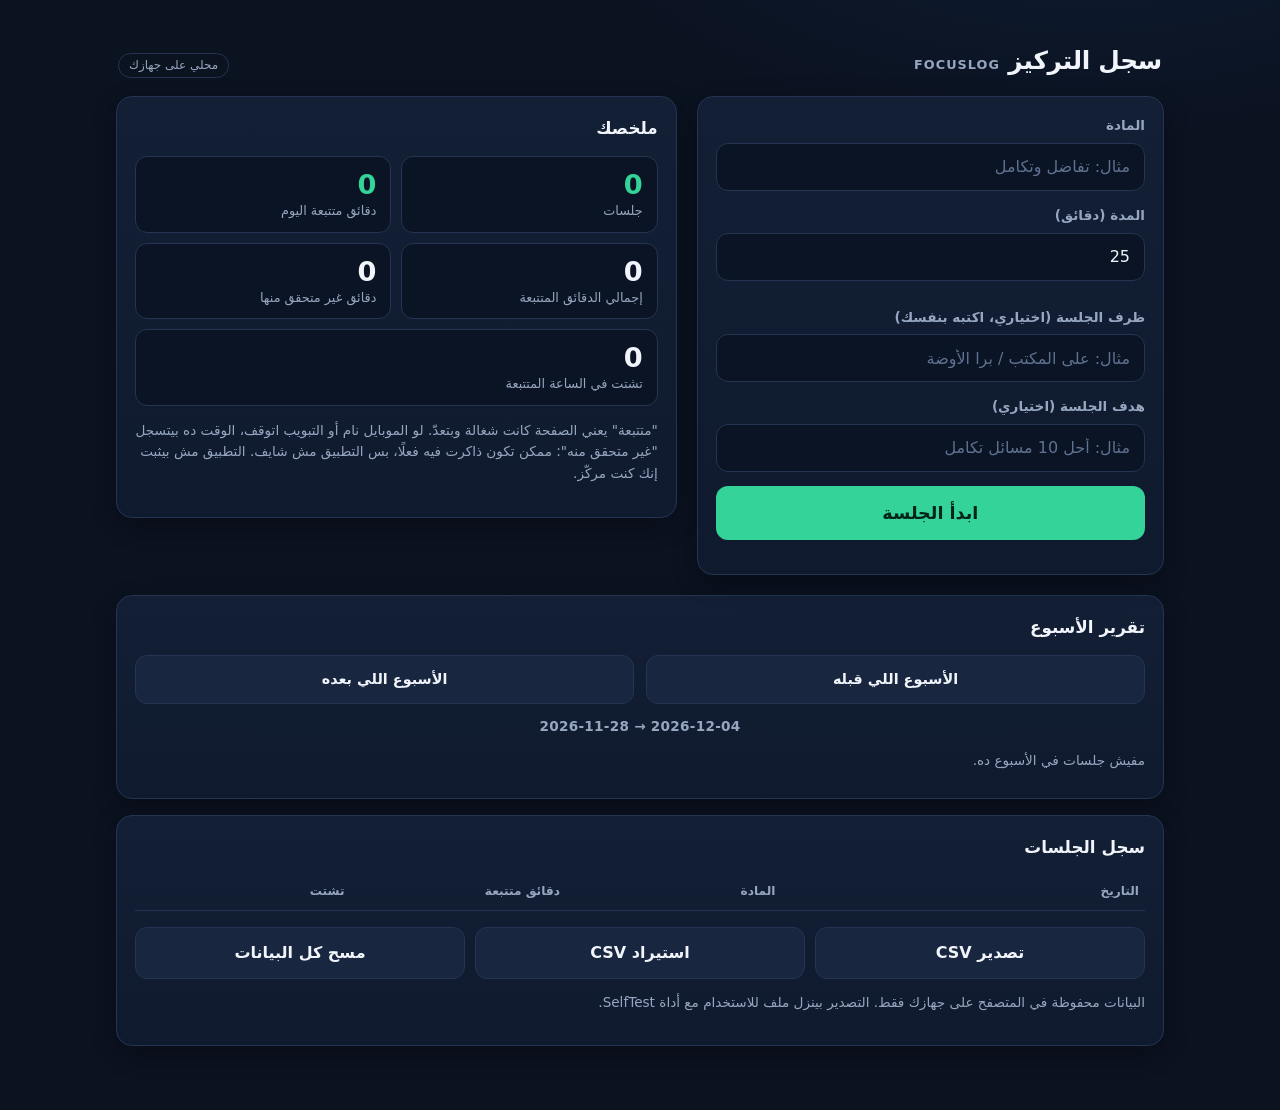
<file: focuslog/index.html>
<!doctype html>
<html lang="ar" dir="rtl">
<head>
<meta charset="utf-8">
<meta name="viewport" content="width=device-width, initial-scale=1">
<title>FocusLog | سجل التركيز</title>
<link rel="stylesheet" href="../theme.css">
<style>
  #rows td:first-child { white-space:nowrap; font-variant-numeric:tabular-nums; }
  th:first-child:has(+ th + th + th) { width:36%; }
  /* layout v2: three views on phones (bottom tabs), real two-column dashboard on desktop */
  main { padding-bottom: 96px; }
  .view { display:none; }
  body[data-view="today"] #v-today, body[data-view="report"] #v-report, body[data-view="log"] #v-log { display:block; }
  .tabs { position:fixed; inset:auto 0 0 0; z-index:5; display:flex; gap:6px; padding:8px 12px calc(8px + env(safe-area-inset-bottom)); background:#0b1220ee; backdrop-filter:blur(10px); border-top:1px solid var(--line); justify-content:center; }
  .tab { flex:1; max-width:200px; background:transparent; color:var(--mute); border:1px solid transparent; font-weight:700; }
  .tab[aria-current="page"] { background:var(--card2); color:var(--acc); border-color:var(--line); }
  #rep-body tbody tr.bar td:nth-child(2) { background:linear-gradient(to left, #34d39940 var(--w,0%), transparent var(--w,0%)); }
  @media (min-width: 900px) {
    main { max-width: 1080px; padding-bottom:48px; }
    .tabs { display:none; }
    .view { display:block !important; }
    .today-grid { display:grid; grid-template-columns: minmax(0,5fr) minmax(0,6fr); gap:20px; align-items:start; }
    #v-report, #v-log { margin-top:4px; }
    #v-report #rep-body { display:grid; grid-template-columns:repeat(2,minmax(0,1fr)); column-gap:28px; }
    #v-report #rep-body > p, #v-report #rep-body > .mute { grid-column:1 / -1; }
    .stats { grid-template-columns:repeat(2,1fr); }
    .stat { grid-column:auto; }
    .stat:nth-child(n+4) { grid-column:auto; }
    .stat:last-child { grid-column:1 / -1; }
  }
  .unv { display:block; font-size:.72rem; color:var(--warn); font-weight:500; line-height:1.3; }
  #setup .row > div { flex-basis:100%; }
  @media (max-height:520px) { .tabs { position:static; } main { padding-bottom:24px; } }
</style>
</head>
<body>
<main>
  <header class="top"><h1>سجل التركيز <span class="mute">FocusLog</span></h1><span class="tag">محلي على جهازك</span></header>

  <div id="msg" role="status" aria-live="polite" class="card" hidden></div>

<div class="view" data-view="today" id="v-today">
  <div class="today-grid">
  <div class="col-a">
  <section class="card" id="setup">
    <label for="subject">المادة</label>
    <input id="subject" placeholder="مثال: تفاضل وتكامل" maxlength="40">
    <div class="row">
      <div><label for="planned">المدة (دقائق)</label><input id="planned" type="number" min="5" max="120" value="25"></div>
      <div><label for="cond">ظرف الجلسة (اختياري، اكتبه بنفسك)</label>
        <input id="cond" list="conds" maxlength="30" placeholder="مثال: على المكتب / برا الأوضة">
        <datalist id="conds"></datalist>
      </div>
    </div>
    <label for="goal">هدف الجلسة (اختياري)</label>
    <input id="goal" placeholder="مثال: أحل 10 مسائل تكامل" maxlength="80">
    <p style="margin-top:14px"><button id="start">ابدأ الجلسة</button></p>
  </section>

  <section class="card" id="running" hidden>
    <div id="clock">25:00</div>
    <p class="mute" style="text-align:center">لما تتشتت، اضغط السبب بسرعة وارجع للمذاكرة.</p>
    <div class="chips" id="trigs"></div>
    <p>التشتت: <strong id="dcount">0</strong></p>
    <label for="park">عايز تفتح حاجة؟ اكتبها هنا وهتشوفها في الاستراحة</label>
    <div class="row"><input id="park" maxlength="60" placeholder="مثال: فيديو صاحبي"><button class="sec" id="parkbtn" style="flex:0 0 auto">أجّل</button></div>
    <p class="mute" id="parked-list" aria-live="polite"></p>
    <div class="row">
      <button class="warn" id="stop">أنهي وسجّل</button>
      <button class="sec" id="discard">إلغاء بدون حفظ</button>
    </div>
  </section>

  </div>
  <div class="col-b">
  <section class="card" aria-label="ملخص">
    <h2>ملخصك</h2>
    <div class="stats">
    <div class="stat"><span>جلسات</span><strong id="s-n">0</strong></div>
    <div class="stat"><span>دقائق متتبعة اليوم</span><strong id="s-today">0</strong></div>
    <div class="stat"><span>إجمالي الدقائق المتتبعة</span><strong id="s-total">0</strong></div>
    <div class="stat"><span>دقائق غير متحقق منها</span><strong id="s-unver">0</strong></div>
    <div class="stat"><span>تشتت في الساعة المتتبعة</span><strong id="s-rate">0</strong></div>
    </div>
    <div id="s-trig" class="mute"></div>
    <p class="mute">"متتبعة" يعني الصفحة كانت شغالة وبتعدّ. لو الموبايل نام أو التبويب اتوقف، الوقت ده بيتسجل "غير متحقق منه": ممكن تكون ذاكرت فيه فعلًا، بس التطبيق مش شايف. التطبيق مش بيثبت إنك كنت مركّز.</p>
  </section>

  </div></div>
</div>
<div class="view" data-view="report" id="v-report">
  <section class="card" id="report" aria-label="تقرير الأسبوع">
    <h2>تقرير الأسبوع</h2>
    <div class="row"><button class="sec" id="rep-prev">الأسبوع اللي قبله</button><button class="sec" id="rep-next">الأسبوع اللي بعده</button></div>
    <p class="mute" id="rep-range" style="direction:ltr;text-align:center"></p>
    <div id="rep-body"></div>
  </section>

</div>
<div class="view" data-view="log" id="v-log">
  <section class="card">
    <h2>سجل الجلسات</h2>
    <table><thead><tr><th>التاريخ</th><th>المادة</th><th>دقائق متتبعة</th><th>تشتت</th></tr></thead><tbody id="rows"></tbody></table>
        <div class="actions">
      <button class="sec" id="export">تصدير CSV</button>
      <button class="sec" id="import">استيراد CSV</button>
      <input type="file" id="file" accept=".csv,text/csv" hidden>
      <button class="sec" id="clear">مسح كل البيانات</button>
      <button class="sec" id="restore" hidden>استرجاع آخر مسح</button>
      <button class="sec" id="savecopies" hidden>تنزيل النسخ الاحتياطية (بيانات تالفة)</button>
    </div>
    <p class="mute">البيانات محفوظة في المتصفح على جهازك فقط. التصدير بينزل ملف للاستخدام مع أداة SelfTest.</p>
  </section>
</div>
</main>
<nav class="tabs" aria-label="التنقل"><button type="button" class="tab" data-go="today" aria-current="page">اليوم</button><button type="button" class="tab" data-go="report">التقرير</button><button type="button" class="tab" data-go="log">السجل</button></nav>
<div id="dlg" hidden role="dialog" aria-modal="true" aria-labelledby="dlg-text">
  <div class="box"><p id="dlg-text"></p>
    <div class="row"><button id="dlg-yes">تمام</button><button class="sec" id="dlg-no">لأ</button></div></div>
</div>
<script src="core.js"></script>
<script src="../weekplan/plan.js"></script>
<script src="app.js"></script>
<script>
(function(){
  var b=document.body, tabs=document.querySelectorAll(".tab");
  function go(v){ b.setAttribute("data-view",v); tabs.forEach(function(t){ if(t.getAttribute("data-go")===v) t.setAttribute("aria-current","page"); else t.removeAttribute("aria-current"); }); window.scrollTo(0,0); }
  tabs.forEach(function(t){ t.addEventListener("click",function(){ go(t.getAttribute("data-go")); }); });
  var hv=location.hash.replace(/^#view-?/,""); go(hv==="report"||hv==="log"?hv:"today");
  // minute bars behind the daily rows of the weekly report (display only; numbers come from app.js)
  function bars(){ var t=document.querySelector("#rep-body table"); if(!t) return; var rows=[].slice.call(t.querySelectorAll("tbody tr")), mx=0;
    rows.forEach(function(r){ var v=parseFloat(r.children[1]&&r.children[1].textContent)||0; if(v>mx) mx=v; });
    rows.forEach(function(r){ var v=parseFloat(r.children[1]&&r.children[1].textContent)||0; r.classList.add("bar"); r.style.setProperty("--w", mx?Math.round(v/mx*100)+"%":"0%"); }); }
  new MutationObserver(bars).observe(document.getElementById("rep-body"),{childList:true});
  bars();
})();
</script>
</body>
</html>
</file>
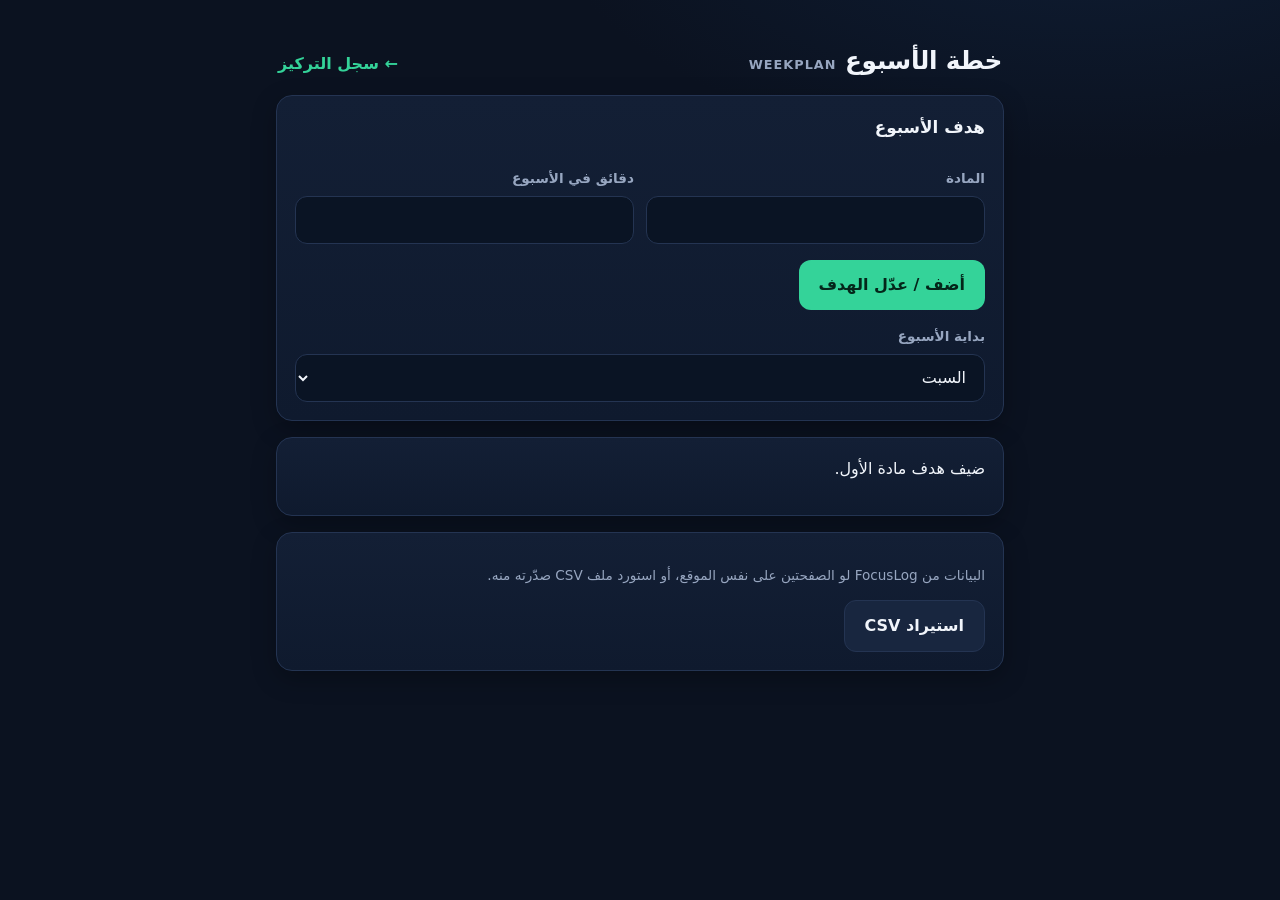
<file: weekplan/index.html>
<!doctype html>
<html lang="ar" dir="rtl">
<head>
<meta charset="utf-8"><meta name="viewport" content="width=device-width, initial-scale=1">
<title>WeekPlan | خطة الأسبوع</title>
<link rel="stylesheet" href="../theme.css">
<style>
  .bar{height:14px;background:#0a1424;border:1px solid var(--line);border-radius:7px;overflow:hidden;margin:8px 0}
  .bar>div{height:100%;background:var(--acc)}
  .warn{color:var(--warn)}
  header.top a{color:var(--acc);font-weight:600;text-decoration:none}
</style></head>
<body><main>
<header class="top"><h1>خطة الأسبوع <span class="mute">WeekPlan</span></h1><a href="../focuslog/index.html">← سجل التركيز</a></header>
<div id="msg" class="card" role="status" aria-live="polite" hidden></div>
<section class="card">
  <h2>هدف الأسبوع</h2>
  <div class="row">
    <div><label for="sub">المادة</label><input id="sub" maxlength="40"></div>
    <div><label for="min">دقائق في الأسبوع</label><input id="min" type="number" min="0" max="3000"></div>
  </div>
  <p><button id="add">أضف / عدّل الهدف</button></p>
  <label for="ws">بداية الأسبوع</label>
  <select id="ws"><option value="6">السبت</option><option value="0">الأحد</option><option value="1">الاثنين</option></select>
</section>
<section class="card"><div id="out"></div><p class="warn" id="note"></p></section>
<section class="card">
  <p class="mute">البيانات من FocusLog لو الصفحتين على نفس الموقع، أو استورد ملف CSV صدّرته منه.</p>
  <button class="sec" id="import">استيراد CSV</button><input type="file" id="file" accept=".csv,text/csv" hidden>
</section>
</main>
<script src="../focuslog/core.js"></script>
<script src="plan.js"></script>
<script src="app.js"></script>
</body></html>
</file>
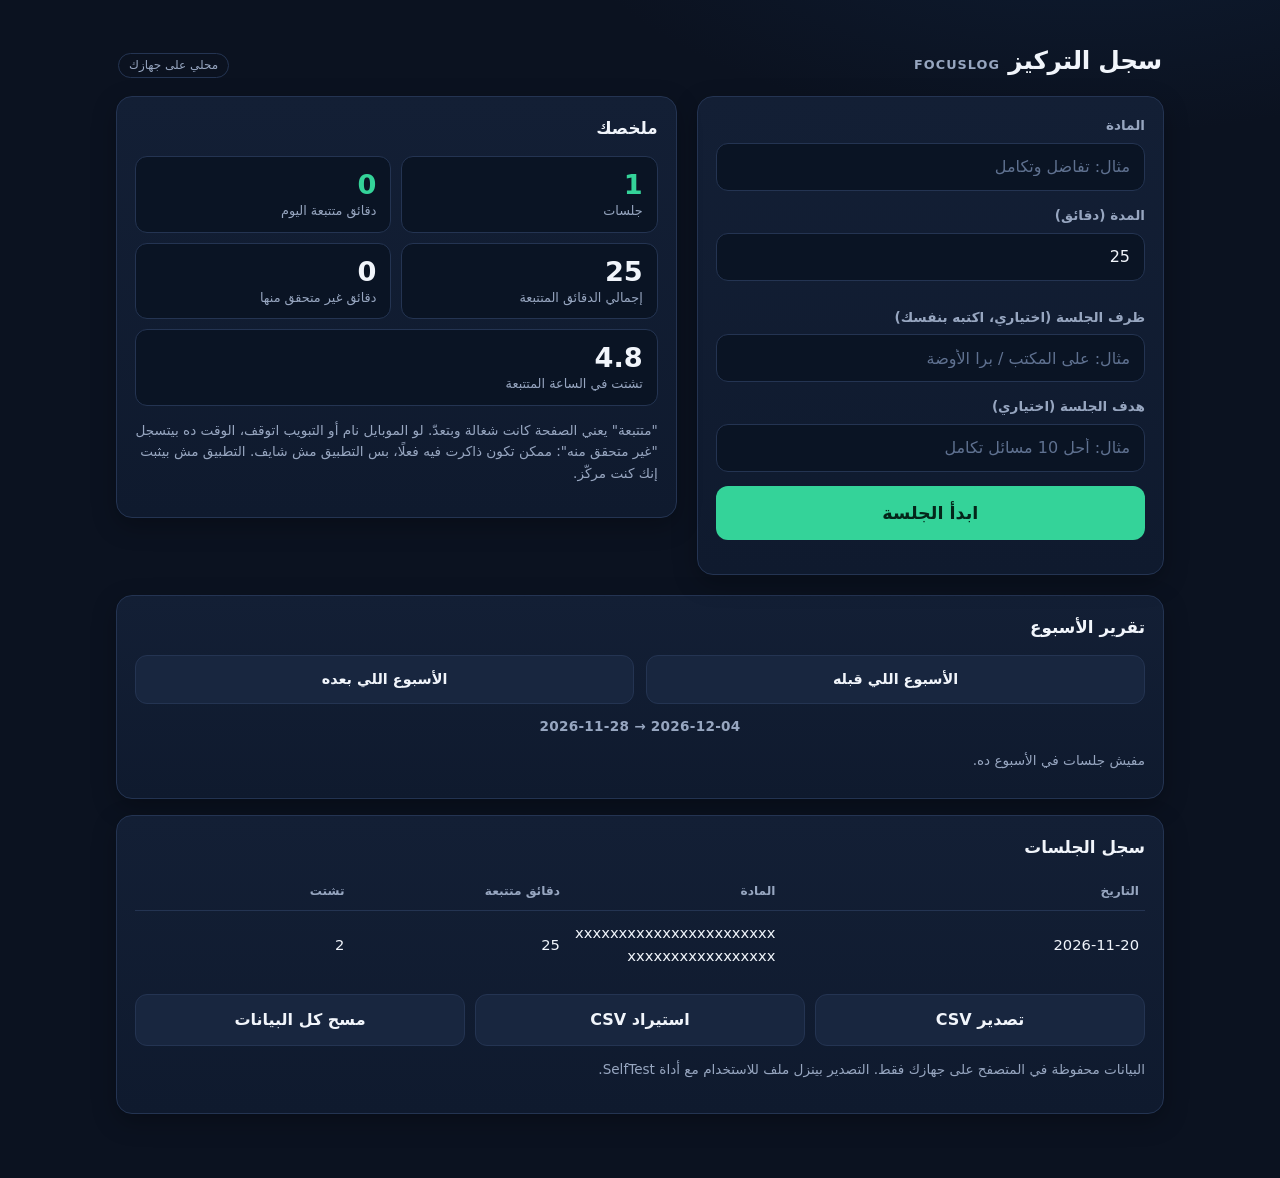
<file: focuslog/demo-long.html>
<!doctype html><meta charset="utf-8"><script>
localStorage.setItem("focuslog.sessions.v1",JSON.stringify({version:2,sessions:[{date:"2026-11-20",start:"10:00",subject:"xxxxxxxxxxxxxxxxxxxxxxxxxxxxxxxxxxxxxxxx",condition:"",plannedMin:25,actualMin:25,unverifiedMin:0,distractions:2,triggers:[],goal:"",goalDone:false,parked:[]}]}));
location.replace("index.html");</script>
</file>
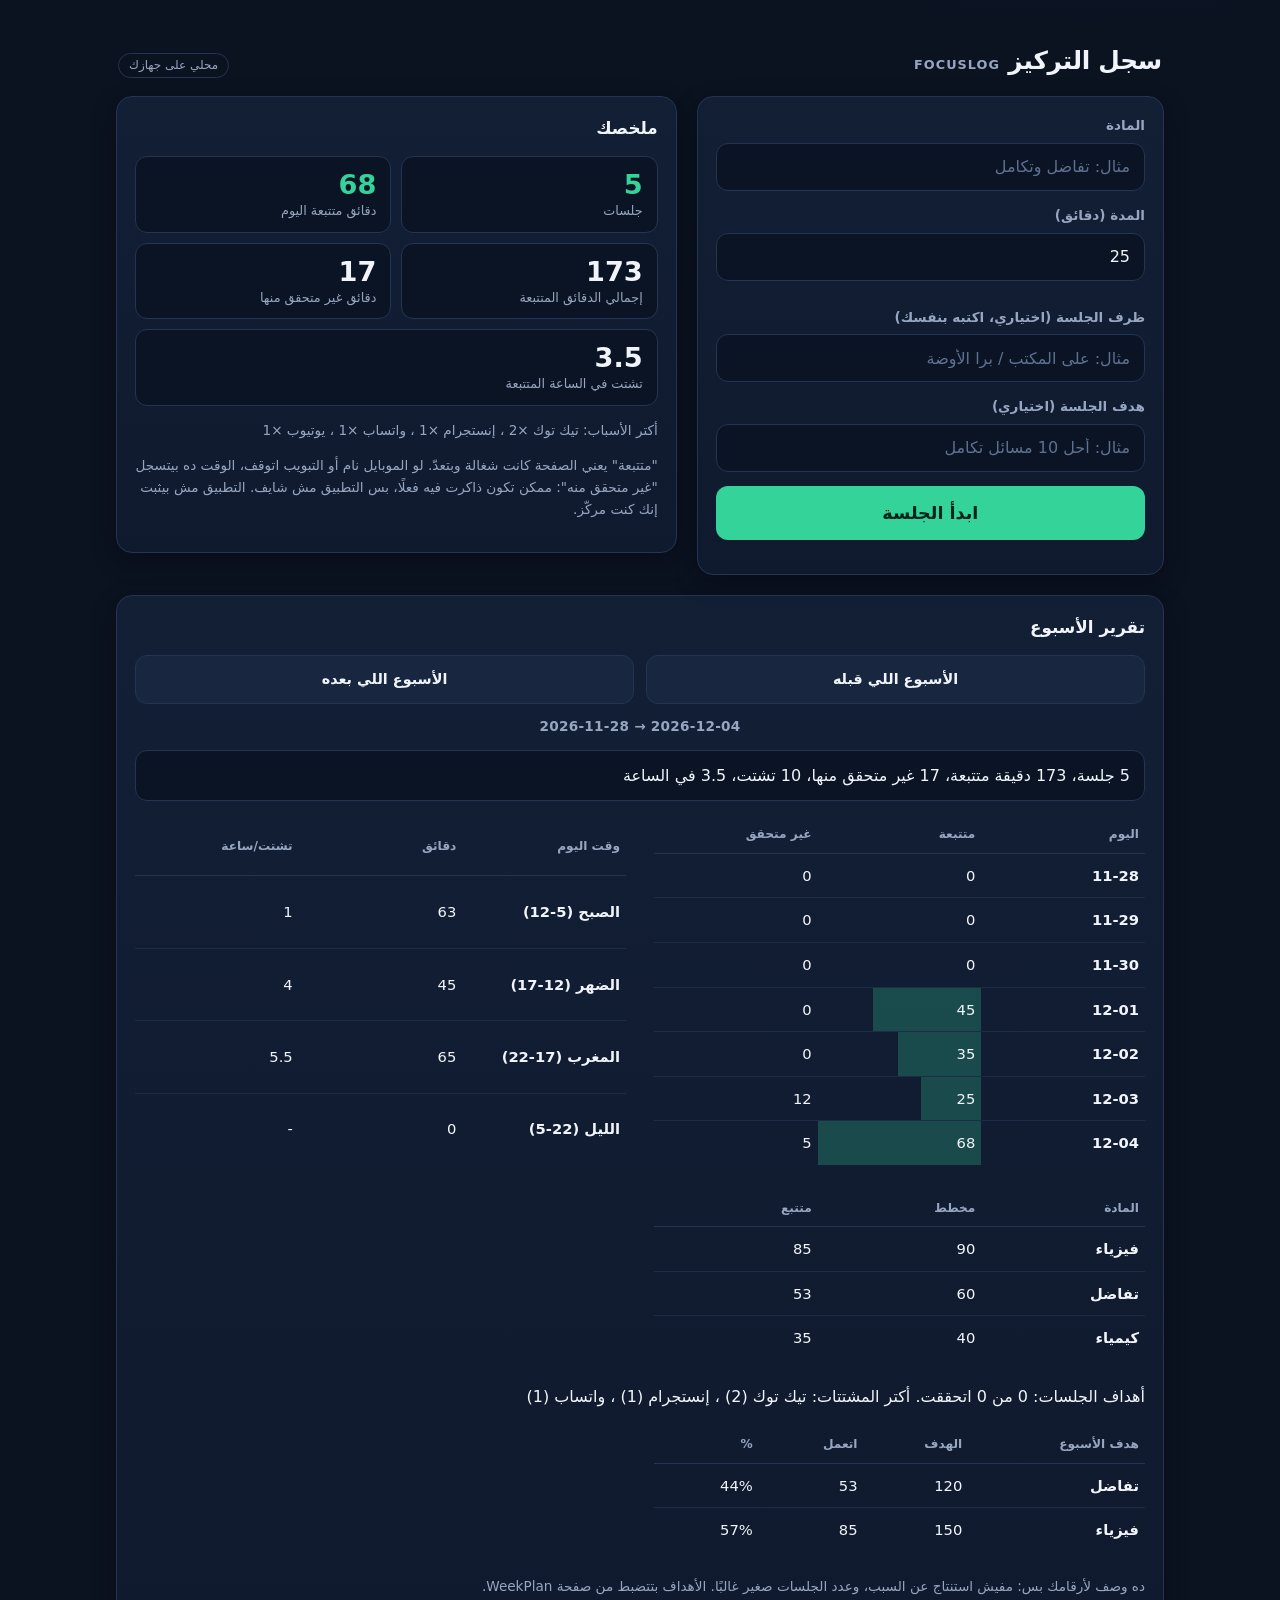
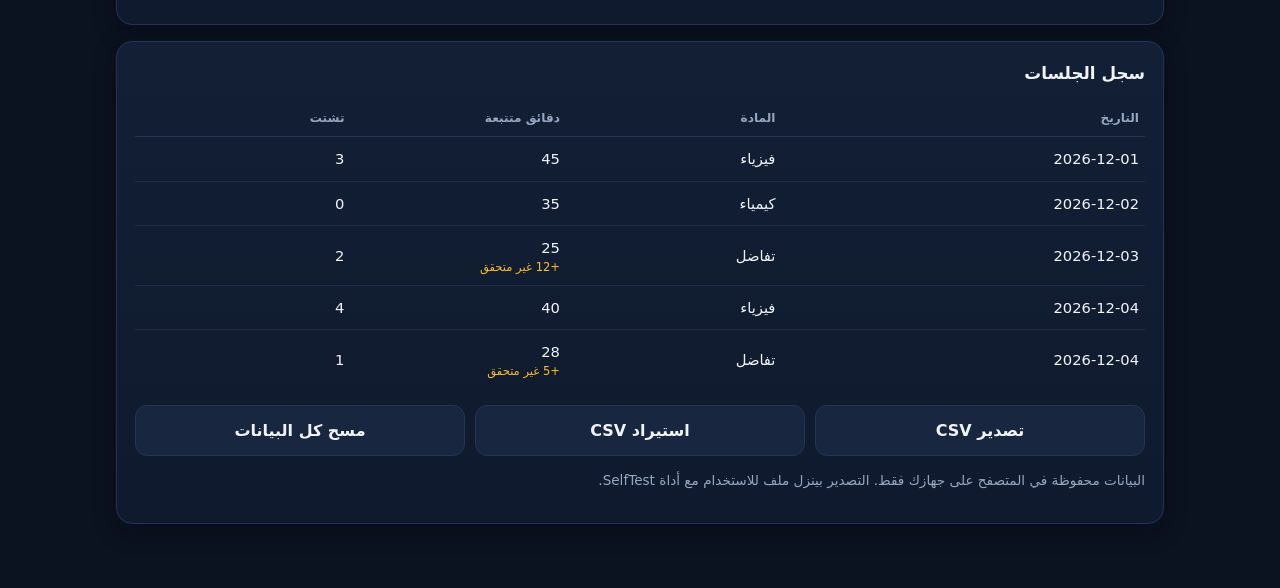
<file: focuslog/demo-report.html>
<!doctype html><meta charset="utf-8"><script>
// Screenshot helper: DEMO data (not real use) dated relative to today, then opens the real page directly.
var d=new Date(),p=function(n){return(n<10?"0":"")+n},k=function(o){var x=new Date(d.getTime()-o*864e5);return x.getFullYear()+"-"+p(x.getMonth()+1)+"-"+p(x.getDate())};
var S=[[0,"09:00","تفاضل",30,28,1,["تيك توك"],5],[0,"20:30","فيزياء",45,40,4,["إنستجرام","تيك توك"],0],[1,"21:00","تفاضل",30,25,2,["واتساب"],12],[2,"10:00","كيمياء",40,35,0,[],0],[3,"16:00","فيزياء",45,45,3,["يوتيوب"],0]].map(function(a){return{date:k(a[0]),start:a[1],subject:a[2],condition:"",plannedMin:a[3],actualMin:a[4],unverifiedMin:a[7],distractions:a[5],triggers:a[6],goal:"",goalDone:false,parked:[],note:""}});
localStorage.setItem("focuslog.sessions.v1",JSON.stringify({version:2,sessions:S}));
localStorage.setItem("weekplan.targets.v1",JSON.stringify({"تفاضل":120,"فيزياء":150}));
location.replace("index.html");</script>
</file>
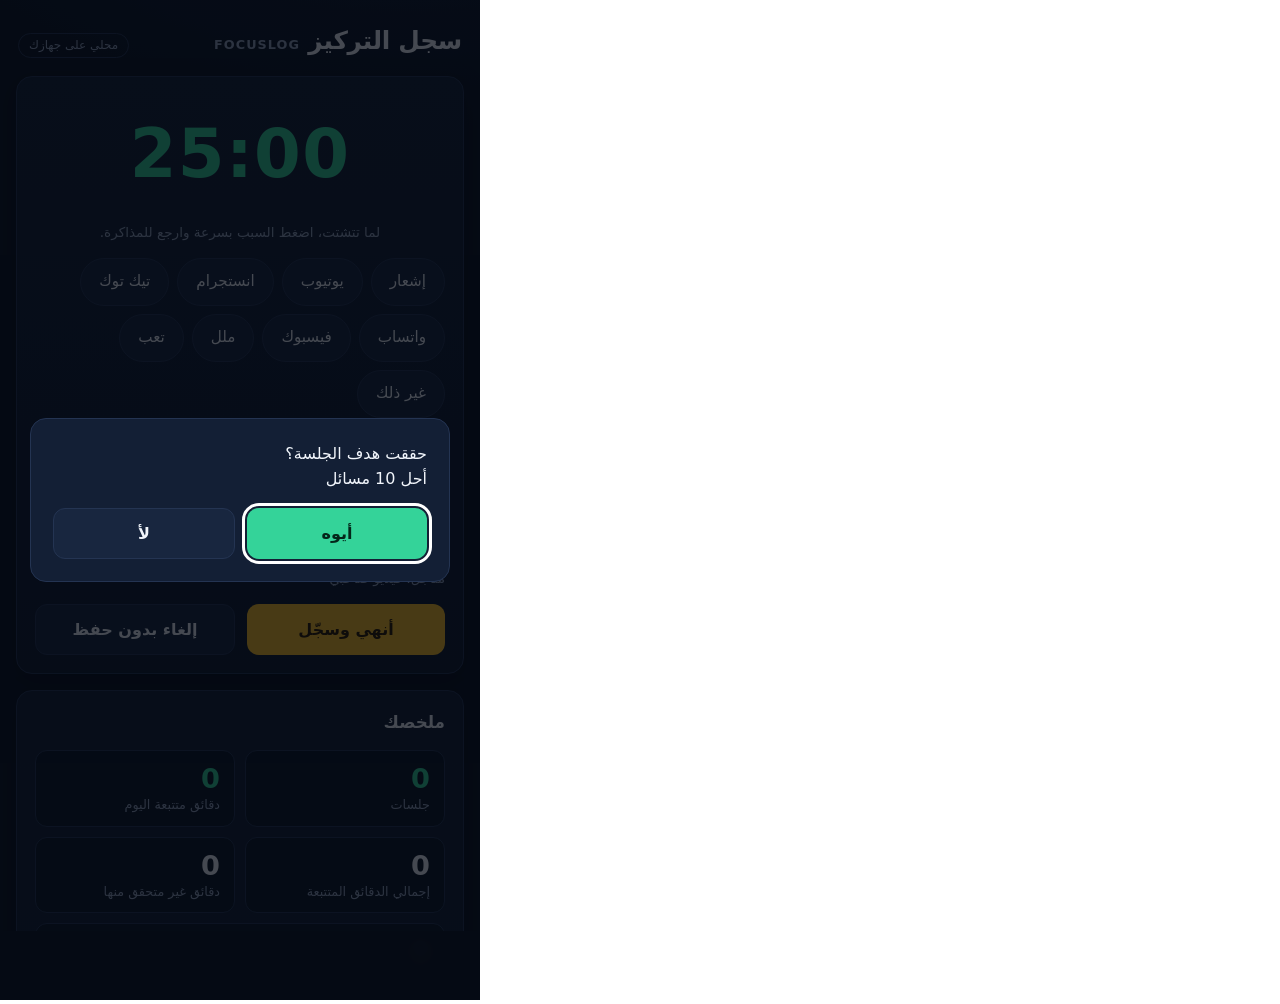
<file: focuslog/demo-running.html>
<!doctype html><meta charset="utf-8"><body style="margin:0"><iframe id="f" src="index.html" width="480" height="1000" style="border:0"></iframe>
<script>
var f=document.getElementById("f");
f.onload=function(){var w=f.contentWindow;w.localStorage.clear();f.onload=function(){var w=f.contentWindow,d=w.document;
 d.getElementById("subject").value="تكامل";d.getElementById("goal").value="أحل 10 مسائل";d.getElementById("start").click();
 var c=d.querySelectorAll(".chip");c[1].click();c[4].click();d.getElementById("park").value="فيديو صاحبي";d.getElementById("parkbtn").click();
 setTimeout(function(){d.getElementById("stop").click()},300);};w.location.reload();};
</script>
</file>
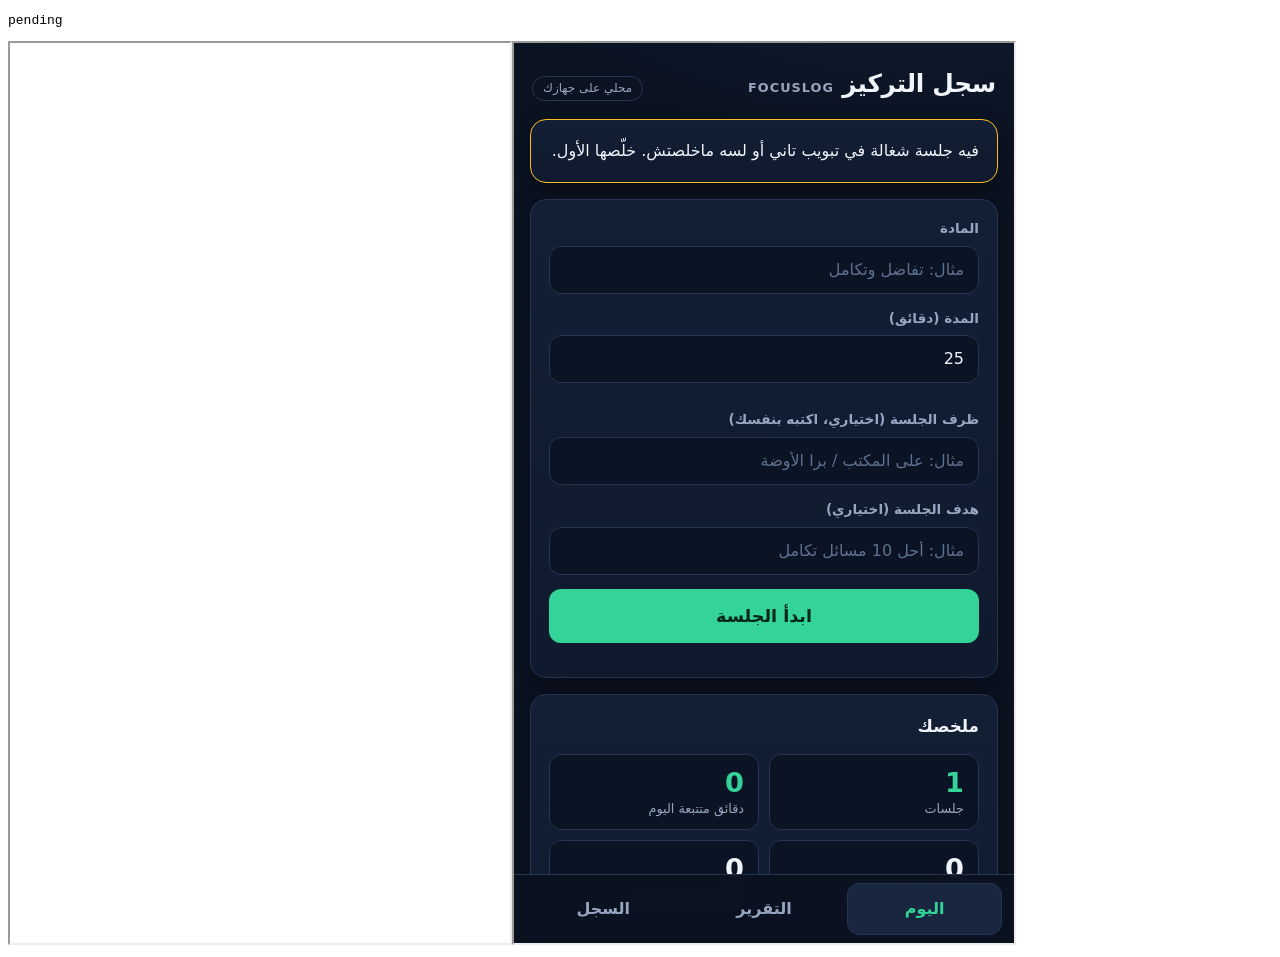
<file: focuslog/e2e.html>
<!doctype html><meta charset="utf-8"><body><pre id="result">pending</pre>
<iframe id="f" src="index.html" width="500" height="900"></iframe><iframe id="g" width="500" height="900"></iframe>
<script>
var R = [];
function ok(n, c) { R.push((c ? "PASS " : "FAIL ") + n); }
function wait(ms) { return new Promise(function (r) { setTimeout(r, ms); }); }
function load(fr, url) { return new Promise(function (res) { fr.onload = function () { res(fr.contentWindow); }; if (url) fr.src = url; else fr.contentWindow.location.reload(); }); }
function $(w, id) { return w.document.getElementById(id); }
var KEY = "focuslog.sessions.v1", AKEY = "focuslog.active.v1";
function sess(w) { var r = w.localStorage.getItem(KEY); return r ? JSON.parse(r).sessions : []; }
function keys(w, p) { return Object.keys(w.localStorage).filter(function (k) { return k.indexOf(p) === 0; }); }
(async function () {
  try {
    var f = document.getElementById("f"), g = document.getElementById("g");
    var w = await load(f); w.localStorage.clear(); w = await load(f);

    // 1. normal flow with a user-typed condition, goal dialog (non-blocking), park list
    $(w, "subject").value = "تكامل"; $(w, "goal").value = "10 مسائل"; $(w, "cond").value = "برا الأوضة";
    $(w, "start").click();
    ok("running panel shown", !$(w, "running").hidden && $(w, "setup").hidden);
    var chips = w.document.querySelectorAll(".chip"); chips[1].click(); chips[1].click(); chips[4].click();
    ok("distraction count 3", $(w, "dcount").textContent === "3");
    $(w, "park").value = "فيديو صاحبي"; $(w, "parkbtn").click();
    ok("parked listed", $(w, "parked-list").textContent.indexOf("فيديو") >= 0);
    // 2. second tab cannot start or take over a live session
    var w2 = await load(g, "index.html");
    ok("second tab told a session is running", !$(w2, "msg").hidden && $(w2, "msg").textContent.indexOf("تبويب تاني") >= 0);
    $(w2, "start").click();
    ok("second tab refuses to start", $(w2, "running").hidden);
    // 3. double click on finish saves once; goal dialog is an in-page element
    $(w, "stop").click(); $(w, "stop").click();
    await wait(100);
    ok("goal dialog shown in page", !$(w, "dlg").hidden);
    $(w, "dlg-yes").click(); await wait(200);
    var s = sess(w);
    ok("exactly one session after double stop", s.length === 1);
    ok("fields incl. free-text condition", s[0].subject === "تكامل" && s[0].distractions === 3 && s[0].goalDone === true && s[0].parked[0] === "فيديو صاحبي" && s[0].condition === "برا الأوضة");
    ok("active session cleared", w.localStorage.getItem(AKEY) === null);
    ok("summary + unverified stat rendered", $(w, "s-n").textContent === "1" && $(w, "s-unver").textContent === "0");

    // 4. a second tab that lost ownership must not save
    $(w, "goal").value = ""; $(w, "start").click();
    var a = JSON.parse(w.localStorage.getItem(AKEY)); a.owner = "someone-else"; w.localStorage.setItem(AKEY, JSON.stringify(a));
    await wait(1200);
    ok("tab that lost ownership stops, saves nothing", $(w, "running").hidden && sess(w).length === 1);
    w.localStorage.removeItem(AKEY);

    // 5. repeated reloads of the same corrupt data keep one bounded copy; different corrupt data stays at most 3
    w.localStorage.setItem(KEY, "{broken");
    for (var i = 0; i < 5; i++) { w = await load(f); w.localStorage.setItem(KEY, "{broken"); }
    ok("same corrupt data: one copy only", keys(w, KEY + ".corrupt.").length === 1);
    for (i = 0; i < 6; i++) { w.localStorage.setItem(KEY, "{broken" + i); w = await load(f); }
    ok("many different corrupt copies capped at 3", keys(w, KEY + ".corrupt.").length === 3);
    ok("user told about corruption", !$(w, "msg").hidden);

    // 6. clear all is recoverable
    w.localStorage.clear(); w = await load(f);
    var rec = { date: "2026-11-20", start: "10:00", subject: "فيزياء", condition: "", plannedMin: 25, actualMin: 20, unverifiedMin: 0, distractions: 1, triggers: [], goal: "", goalDone: false, parked: [], note: "" };
    w.localStorage.setItem(KEY, JSON.stringify({ version: 2, sessions: [rec] })); w = await load(f);
    $(w, "clear").click(); await wait(100); $(w, "dlg-yes").click(); await wait(200);
    ok("cleared", sess(w).length === 0 && !$(w, "restore").hidden);
    $(w, "restore").click(); await wait(200);
    ok("restore brings sessions back", sess(w).length === 1 && sess(w)[0].subject === "فيزياء");

    // 7. killed-tab recovery: elapsed gap saved as UNVERIFIED, tracked minutes stay tracked
    var now = Date.now();
    w.localStorage.setItem(AKEY, JSON.stringify({ v: 1, startAt: now - 7200000, last: now - 3600000, activeMs: 300000, awayMs: 0, planned: 5, subject: "كيمياء", cond: "", goal: "", distractions: 2, triggers: ["إشعار", "إشعار"], parked: [], note: "" }));
    w = await load(f);
    var k = sess(w).filter(function (x) { return x.subject === "كيمياء"; })[0];
    ok("recovered session saved with tracked=5", !!k && k.actualMin === 5);
    ok("gap recorded as unverified (~60 min), not as tracked", k.unverifiedMin >= 59 && k.unverifiedMin <= 61);
    ok("active cleared after recovery", w.localStorage.getItem(AKEY) === null);

    // 8. future schema never overwritten
    var fut = '{"version":9,"sessions":[]}'; w.localStorage.setItem(KEY, fut); w = await load(f);
    $(w, "clear").click(); await wait(100);
    ok("future data untouched", w.localStorage.getItem(KEY) === fut);

    // 9. narrow screen + long unbroken subject, dialog keyboard behaviour, safety-copy download button
    f.width = 320; w = await load(f); w.localStorage.clear(); w = await load(f);
    var longSubj = new Array(41).join("x");
    var rec = { id: "L1", date: "2026-11-20", subject: longSubj, plannedMin: 25, actualMin: 25, unverifiedMin: 0, distractions: 0, triggers: [], parked: [], goal: "", goalDone: false, condition: "", start: "10:00" };
    w.localStorage.setItem(KEY, JSON.stringify({ version: 2, sessions: [rec] })); w = await load(f);
    var de = w.document.documentElement;
    ok("long 40-char subject: no horizontal overflow at 320px (rows=" + w.document.querySelectorAll("#rows tr").length + ")", w.document.querySelectorAll("#rows tr").length === 1 && de.scrollWidth <= 320);
    $(w, "subject").value = longSubj; $(w, "goal").value = longSubj + longSubj; $(w, "start").click();
    ok("long goal while running: no overflow at 320px", de.scrollWidth <= 320);
    w.document.getElementById("discard").focus(); $(w, "discard").click(); await wait(100);
    ok("discard dialog opens", !$(w, "dlg").hidden && w.document.activeElement.id === "dlg-yes");
    w.document.dispatchEvent(new w.KeyboardEvent("keydown", { key: "Tab", bubbles: true, cancelable: true })); 
    ok("Tab moves inside dialog", w.document.activeElement.id === "dlg-no");
    w.document.dispatchEvent(new w.KeyboardEvent("keydown", { key: "Tab", bubbles: true, cancelable: true }));
    ok("Tab wraps back, never leaves dialog", w.document.activeElement.id === "dlg-yes");
    w.document.dispatchEvent(new w.KeyboardEvent("keydown", { key: "Escape", bubbles: true, cancelable: true })); await wait(100);
    ok("Escape closes = safe answer, session kept", $(w, "dlg").hidden && w.localStorage.getItem(AKEY) !== null);
    ok("focus returned to the button that opened the dialog", w.document.activeElement.id === "discard");
    ok("no safety copies yet: download button hidden", $(w, "savecopies").hidden);
    $(w, "stop").click(); await wait(100); $(w, "dlg-no").click(); await wait(100);
    w.localStorage.setItem(KEY, "{broken"); w = await load(f);
    ok("after corrupt data the download-copies button is visible", !$(w, "savecopies").hidden);

    // 10. Escape on the resume dialog changes nothing; Escape on the goal dialog keeps the session running
    w.localStorage.clear(); var t0 = Date.now();
    w.localStorage.setItem(AKEY, JSON.stringify({ v: 1, startAt: t0 - 900000, last: t0 - 60000, activeMs: 300000, awayMs: 0, planned: 60, subject: "أحياء", cond: "", goal: "", distractions: 0, triggers: [], parked: [], note: "" }));
    w = await load(f);
    ok("resume dialog is shown", !$(w, "dlg").hidden);
    w.document.dispatchEvent(new w.KeyboardEvent("keydown", { key: "Escape", bubbles: true, cancelable: true })); await wait(150);
    ok("Escape on resume: nothing saved, draft kept, not running", $(w, "dlg").hidden && sess(w).length === 0 && w.localStorage.getItem(AKEY) !== null && $(w, "running").hidden);
    w.localStorage.clear(); w = await load(f);
    $(w, "subject").value = "كيمياء"; $(w, "goal").value = "هدف"; $(w, "start").click(); $(w, "stop").click(); await wait(100);
    w.document.dispatchEvent(new w.KeyboardEvent("keydown", { key: "Escape", bubbles: true, cancelable: true })); await wait(150);
    ok("Escape on goal dialog: session still running, nothing saved", $(w, "dlg").hidden && !$(w, "running").hidden && sess(w).length === 0);
    $(w, "stop").click(); await wait(100); $(w, "dlg-yes").click(); await wait(200);
    ok("session can still be finished afterwards (1 saved)", sess(w).length === 1);

    // 11. weekly report inside FocusLog (this week, previous week, targets from WeekPlan storage)
    w.localStorage.clear(); w = await load(f);
    var today = new Date(), pad = function (n) { return (n < 10 ? "0" : "") + n; }, dk = today.getFullYear() + "-" + pad(today.getMonth() + 1) + "-" + pad(today.getDate());
    var r1 = { date: dk, start: "09:00", subject: "تفاضل", condition: "", plannedMin: 30, actualMin: 40, unverifiedMin: 10, distractions: 2, triggers: ["تيك توك"], goal: "x", goalDone: true, parked: [], note: "" };
    w.localStorage.setItem(KEY, JSON.stringify({ version: 2, sessions: [r1] }));
    w.localStorage.setItem("weekplan.targets.v1", JSON.stringify({ "تفاضل": 120 })); w = await load(f);
    var body = $(w, "rep-body").textContent;
    ok("report shows totals incl. unverified separately", body.indexOf("1 جلسة") >= 0 && body.indexOf("40 دقيقة متتبعة") >= 0 && body.indexOf("10 غير متحقق") >= 0);
    ok("report shows time-of-day + subject + WeekPlan target rows", body.indexOf("الصبح") >= 0 && body.indexOf("تفاضل") >= 0 && body.indexOf("33%") >= 0);
    $(w, "rep-prev").click(); ok("previous week is empty", $(w, "rep-body").textContent.indexOf("مفيش جلسات") >= 0);
    $(w, "rep-next").click(); ok("next navigation returns to this week", $(w, "rep-body").textContent.indexOf("1 جلسة") >= 0);
    w.localStorage.setItem("weekplan.imported.v1", JSON.stringify({ version: 2, sessions: [Object.assign({}, r1, { actualMin: 41 })] })); w = await load(f);
    ok("edited imported copy of a saved session: not doubled, warning shown", $(w, "rep-body").textContent.indexOf("1 جلسة") >= 0 && $(w, "rep-body").textContent.indexOf("40 دقيقة متتبعة") >= 0 && $(w, "rep-body").textContent.indexOf("تنبيه") >= 0);
    w.localStorage.removeItem("weekplan.imported.v1");
    ok("report: no horizontal overflow at 500px", w.document.documentElement.scrollWidth <= 500);
    f.width = 500;
    document.getElementById("result").textContent = R.join("\n");
  } catch (e) { document.getElementById("result").textContent = "ERROR " + e + "\n" + R.join("\n"); }
})();
</script>
</file>
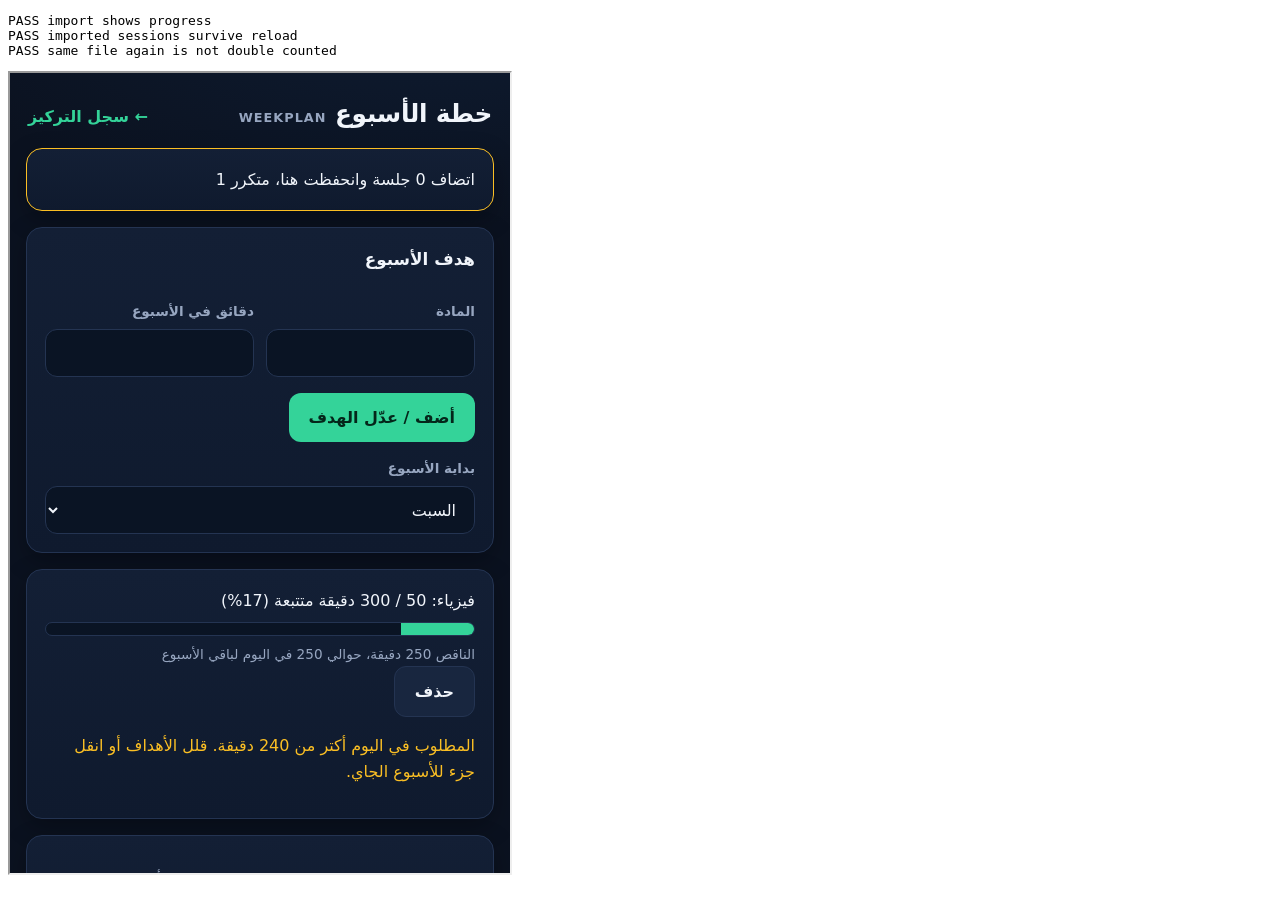
<file: weekplan/e2e.html>
<!doctype html><meta charset="utf-8"><body><pre id="result">pending</pre><iframe id="f" src="index.html" width="500" height="800"></iframe>
<script>
var R=[];function ok(n,c){R.push((c?"PASS ":"FAIL ")+n)}
function wait(ms){return new Promise(function(r){setTimeout(r,ms)})}
function load(fr){return new Promise(function(res){fr.onload=function(){res(fr.contentWindow)};fr.contentWindow.location.reload()})}
(async function(){try{
 var f=document.getElementById("f"),w=await load(f);w.localStorage.clear();w=await load(f);
 var d=new Date(),k=function(x){return x.getFullYear()+"-"+("0"+(x.getMonth()+1)).slice(-2)+"-"+("0"+x.getDate()).slice(-2)};
 var csv="date,start,subject,planned_min,actual_min,distractions\n"+k(d)+",10:00,فيزياء,50,50,1\n";
 // call the page's import handler path with a File via DataTransfer
 var dt=new w.DataTransfer();dt.items.add(new w.File([csv],"x.csv",{type:"text/csv"}));
 var inp=w.document.getElementById("file");inp.files=dt.files;inp.dispatchEvent(new w.Event("change"));
 await wait(300);
 w.document.getElementById("sub").value="فيزياء";w.document.getElementById("min").value="300";w.document.getElementById("add").click();
 ok("import shows progress",w.document.getElementById("out").textContent.indexOf("50 / 300")>=0);
 w=await load(f);
 ok("imported sessions survive reload",w.document.getElementById("out").textContent.indexOf("50 / 300")>=0);
 // importing the same file again does not double count
 dt=new w.DataTransfer();dt.items.add(new w.File([csv],"x.csv",{type:"text/csv"}));inp=w.document.getElementById("file");inp.files=dt.files;inp.dispatchEvent(new w.Event("change"));await wait(300);
 ok("same file again is not double counted",w.document.getElementById("out").textContent.indexOf("50 / 300")>=0);
 document.getElementById("result").textContent=R.join("\n");
}catch(e){document.getElementById("result").textContent="ERROR "+e+"\n"+R.join("\n")}})();
</script>
</file>
<file: theme.css>
/* shared FocusLab theme (FocusLog + WeekPlan) */
  :root { --bg:#0b1220; --bg2:#0f1a2e; --card:#131f35; --card2:#18263f; --line:#243452; --ink:#f1f5fb; --mute:#97a6c0; --acc:#34d399; --acc2:#10b981; --accink:#04261a; --warn:#fbbf24; --r:16px; }
  * { box-sizing: border-box; }
  html { -webkit-text-size-adjust:100%; }
  body { margin:0; font-family: "Noto Sans Arabic","Segoe UI",system-ui,Tahoma,sans-serif; font-size:16px; line-height:1.6; color:var(--ink);
    background: radial-gradient(900px 420px at 85% -10%, #16335a55, transparent 60%), var(--bg); min-height:100vh; }
  main { max-width: 620px; margin: 0 auto; padding: 20px 16px 48px; }
  header.top { display:flex; align-items:baseline; justify-content:space-between; gap:12px; padding:6px 2px 18px; }
  h1 { font-size:1.55rem; line-height:1.2; margin:0; font-weight:800; letter-spacing:-.01em; }
  h1 .mute { font-size:.8rem; font-weight:600; letter-spacing:.08em; text-transform:uppercase; direction:ltr; display:inline-block; }
  .tag { font-size:.75rem; color:var(--mute); border:1px solid var(--line); border-radius:99px; padding:2px 10px; white-space:nowrap; }
  h2 { font-size:1.05rem; margin:0 0 14px; font-weight:700; }
  .card { background:linear-gradient(180deg,var(--card),var(--bg2)); border:1px solid var(--line); border-radius:var(--r); padding:18px; margin-bottom:16px; box-shadow:0 8px 24px #0004; }
  label { display:block; font-size:.85rem; font-weight:600; color:var(--mute); margin:14px 0 6px; }
  #setup > label:first-child { margin-top:0; }
  input, select, textarea { width:100%; min-height:48px; padding:10px 14px; border-radius:12px; border:1px solid var(--line); background:#0a1424; color:var(--ink); font:inherit; transition:border-color .15s, box-shadow .15s; }
  input::placeholder { color:#5f7190; }
  input:focus { border-color:var(--acc); box-shadow:0 0 0 3px #34d39933; outline:none; }
  button { min-height:48px; min-width:48px; padding:12px 20px; border:0; border-radius:12px; font:inherit; font-weight:700; cursor:pointer; background:var(--acc); color:var(--accink); transition:transform .08s, filter .15s; }
  button:hover { filter:brightness(1.08); }
  button:active { transform:scale(.98); }
  button.sec { background:var(--card2); color:var(--ink); border:1px solid var(--line); font-weight:600; }
  button.warn { background:var(--warn); color:#2b1a00; }
  button:disabled { opacity:.4; cursor:not-allowed; }
  button:focus-visible, input:focus-visible, select:focus-visible { outline: 3px solid #fff; outline-offset: 2px; }
  #start { width:100%; min-height:54px; font-size:1.1rem; }
  .row { display:flex; gap:12px; flex-wrap:wrap; }
  .row > * { flex:1; min-width:0; }
  #setup .row > div { min-width:140px; }
  #clock { font-size:4.2rem; font-weight:800; text-align:center; font-variant-numeric: tabular-nums; direction:ltr; margin:6px 0; letter-spacing:.02em; color:var(--acc); }
  .chips { display:flex; flex-wrap:wrap; gap:8px; margin-top:10px; }
  .chip { min-height:48px; padding:10px 18px; border-radius:99px; background:var(--card2); border:1px solid var(--line); font-size:.95rem; font-weight:500; color:var(--ink); }
  .chip.on { background:var(--warn); color:#2b1a00; }
  table { width:100%; border-collapse:collapse; font-size:.92rem; table-layout:fixed; margin:10px 0 16px; font-variant-numeric: tabular-nums; }
  th { font-size:.76rem; font-weight:600; color:var(--mute); text-align:right; padding:8px 6px; border-bottom:1px solid var(--line); }
  td { padding:10px 6px; text-align:right; border-bottom:1px solid #1d2c47; overflow-wrap:anywhere; word-break:break-word; }
  tbody tr:last-child td { border-bottom:0; }
  main, .card, #msg, #parked-list, #dlg-text, .stat, h1 { overflow-wrap:anywhere; min-width:0; }
  html, body { max-width:100%; overflow-x:hidden; }
  .mute { color:var(--mute); font-size:.85rem; }
  .stats { display:grid; grid-template-columns:repeat(2,1fr); gap:10px; margin-bottom:14px; }
  .stat { display:flex; flex-direction:column-reverse; gap:2px; padding:12px 14px; background:#0a1424; border:1px solid var(--line); border-radius:12px; }
  .stat span { font-size:.8rem; color:var(--mute); line-height:1.35; }
  .stat strong { font-size:1.7rem; font-weight:800; line-height:1.15; font-variant-numeric: tabular-nums; }
  .stat:first-child strong, .stat:nth-child(2) strong { color:var(--acc); }
  .stat:last-child { grid-column:1 / -1; }
  #s-trig { margin:0 0 10px; }
  @media (max-width:520px) { #setup .row > div { flex-basis:100%; } }
  #msg { border-color:var(--warn); }
  #report .row > button { min-height:44px; font-size:.9rem; }
  #rep-range { margin:12px 0 4px; font-weight:600; letter-spacing:.02em; }
  #rep-body > p:first-child:not(.mute) { background:#0a1424; border:1px solid var(--line); border-radius:12px; padding:12px 14px; margin:8px 0 6px; }
  #rep-body > p { margin:8px 0; }
  #rep-body th:first-child, #rep-body td:first-child { font-weight:600; }
  #dlg { position:fixed; inset:0; background:rgba(3,8,16,.72); display:flex; align-items:center; justify-content:center; padding:16px; z-index:10; }
  #dlg[hidden] { display:none; }
  #dlg .box { background:var(--card); border:1px solid var(--line); border-radius:var(--r); padding:22px; max-width:420px; width:100%; }
  #dlg-text { white-space:pre-line; margin:0 0 16px; }
  .actions { display:flex; gap:10px; flex-wrap:wrap; margin-top:6px; }
  .actions > button { flex:1 1 130px; }
  @media (min-width: 900px) {
    main { max-width: 760px; padding-top:40px; }
    .stats { grid-template-columns:repeat(6,1fr); }
    .stat { grid-column:span 2; }
    .stat:nth-child(n+4) { grid-column:span 3; }
  }
  @media (prefers-reduced-motion: reduce) { * { transition:none !important; } }
</file>
